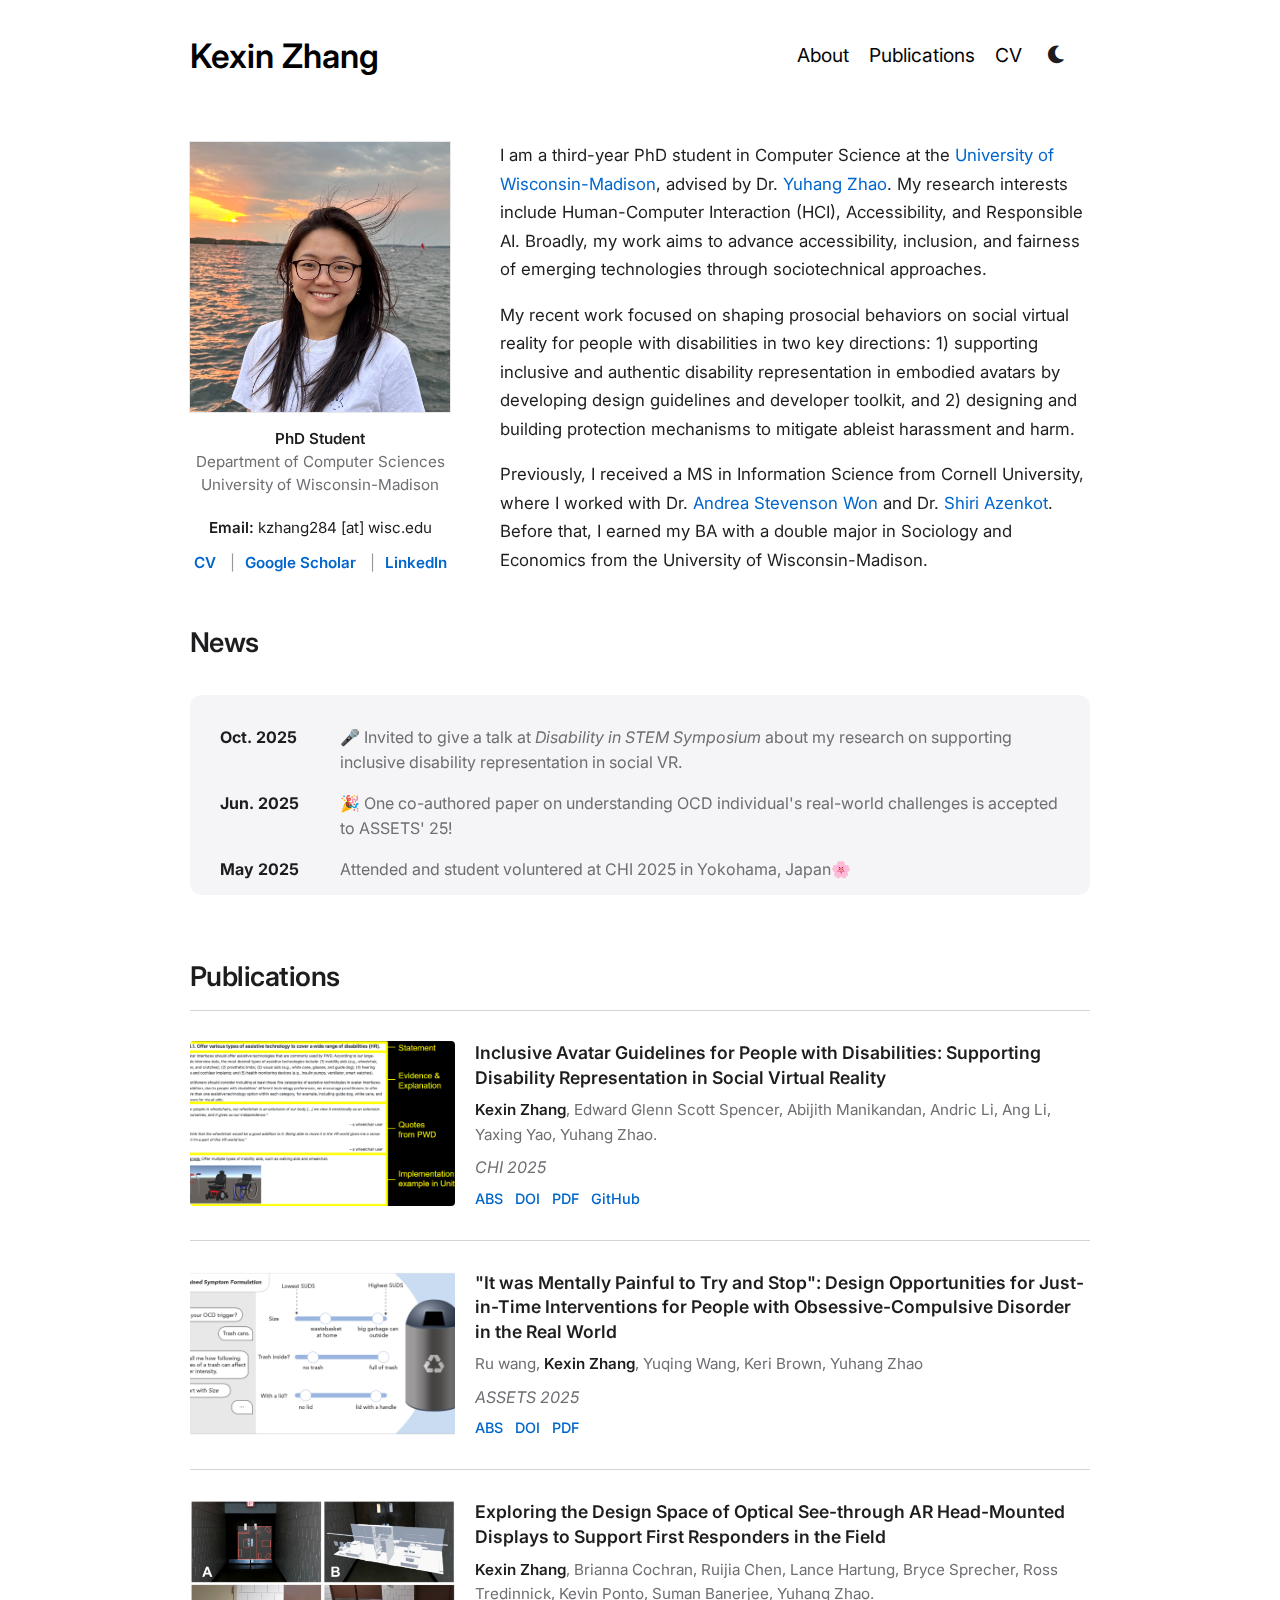
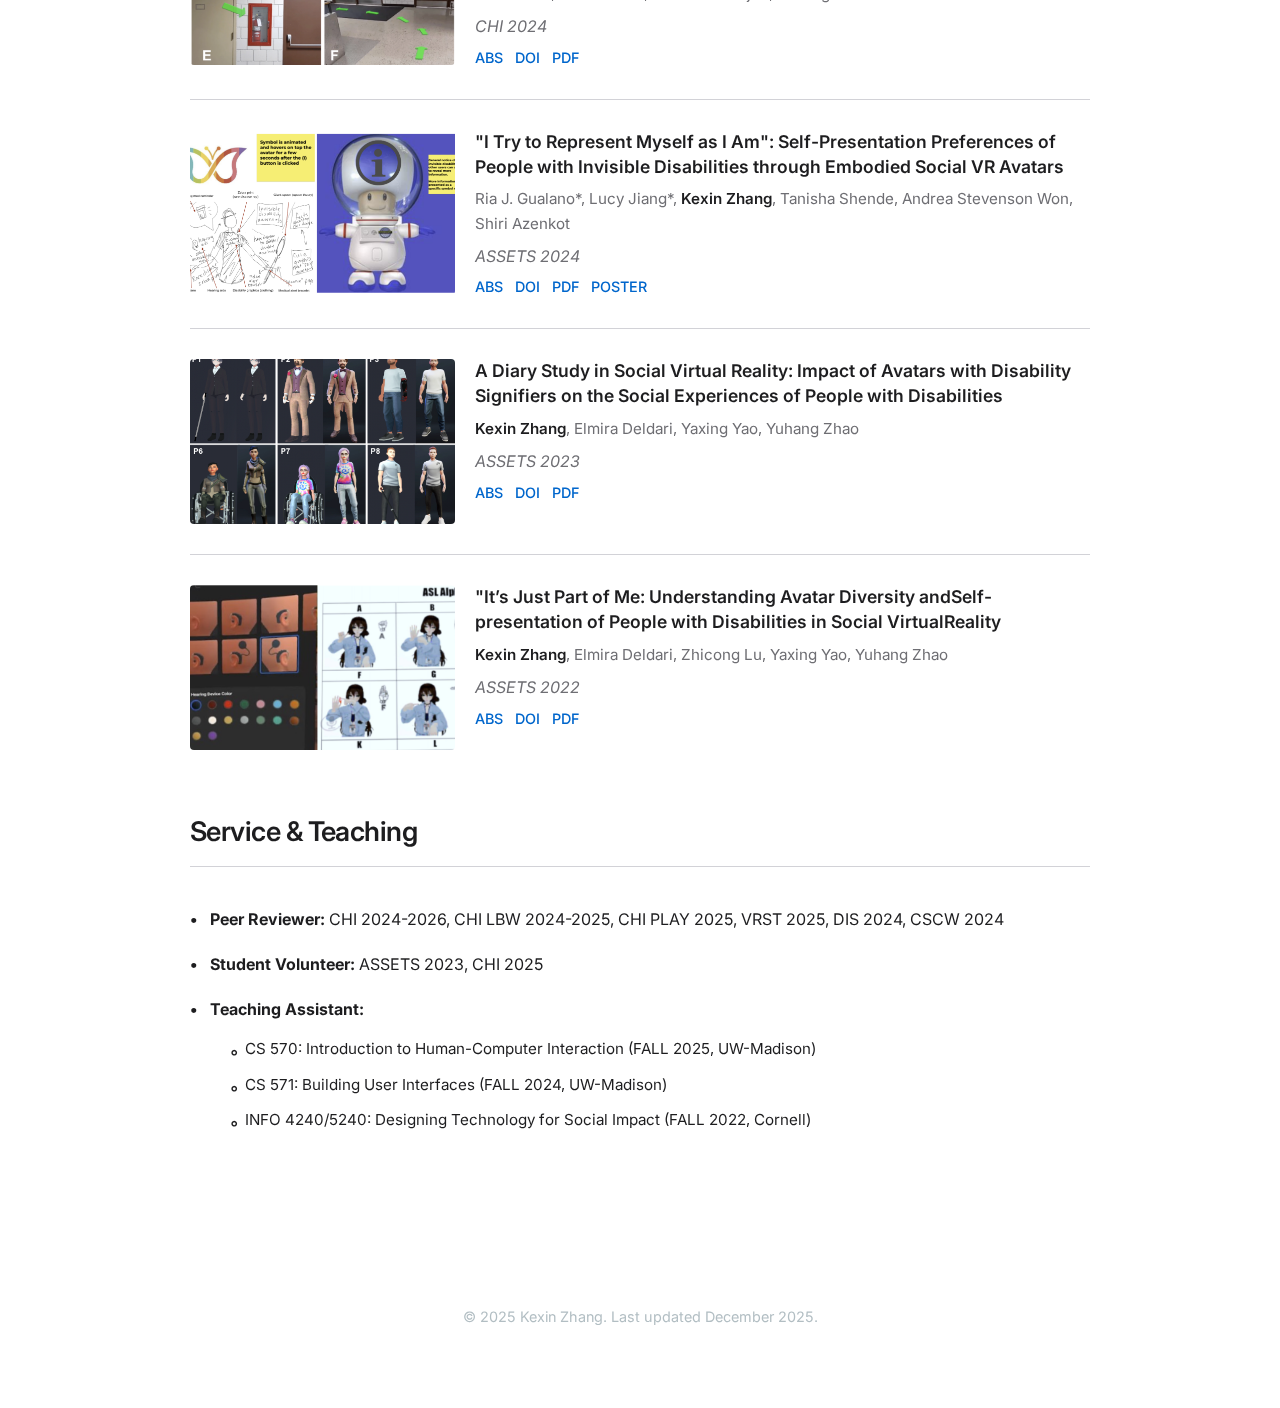
<file: index.html>
<!DOCTYPE html>
<html lang="en">
<head>
    <meta charset="UTF-8">
    <meta name="viewport" content="width=device-width, initial-scale=1.0">
    <title>Kexin Zhang</title>
    <link rel="icon" href="data:image/svg+xml,<svg xmlns=%22http://www.w3.org/2000/svg%22 viewBox=%220 0 100 100%22><text y=%22.9em%22 font-size=%2290%22>☀️</text></svg>">
    <link rel="preconnect" href="https://fonts.googleapis.com">
    <link rel="preconnect" href="https://fonts.gstatic.com" crossorigin>
    <link href="https://fonts.googleapis.com/css2?family=Inter:wght@300;400;500;600;700;800&display=swap" rel="stylesheet">
    <!-- Include Font Awesome for icons -->
    <link rel="stylesheet" href="https://cdnjs.cloudflare.com/ajax/libs/font-awesome/5.15.4/css/all.min.css">
    <style>
        :root {
            --bg-color: #ffffff;
            --text-main: #1d1d1f;
            --text-muted: #6e6e73;
            --accent: #0066cc;
            --section-bg: #f5f5f7;
            --border-color: #d2d2d7;
            --header-bg: #ffffff;
            --brand-color: #000;
            --brand-hover: #3f3f3f;
            --nav-color: #040404;
            --nav-hover: #616161;
            --nav-underline: #616161;
            --separator-color: #999;
            --footer-color: #b2bec3;
        }
        
        [data-theme="dark"] {
            --bg-color: #1a1a1a;
            --text-main: #e5e5e5;
            --text-muted: #a0a0a0;
            --accent: #4a9eff;
            --section-bg: #2a2a2a;
            --border-color: #404040;
            --header-bg: #1a1a1a;
            --brand-color: #e5e5e5;
            --brand-hover: #ffffff;
            --nav-color: #e5e5e5;
            --nav-hover: #ffffff;
            --nav-underline: #4a9eff;
            --separator-color: #666;
            --footer-color: #666;
        }

        body {
            font-family: 'Inter', sans-serif;
            line-height: 1.6;
            color: var(--text-main);
            margin: 0;
            padding: 0;
            background-color: var(--bg-color);
            -webkit-font-smoothing: antialiased;
            transition: background-color 0.3s ease, color 0.3s ease;
        }
        
        * {
            transition: background-color 0.3s ease, color 0.3s ease, border-color 0.3s ease;
        }

        /* Navigation header */
        header {
            display: flex;
            align-items: center;
            justify-content: space-between;
            padding: 20px 10px;
            max-width: 900px;
            margin: auto;
            position: sticky;
            top: 0;
            background-color: var(--header-bg);
            z-index: 1000;
        }
        
        .brand-name {
            font-size: 2.1em;
            font-weight: 600;
            margin: 0;
        }
        
        .brand-name a {
            text-decoration: none;
            color: var(--brand-color);
        }
        
        .brand-name a:visited {
            color: var(--brand-color);
        }
        
        .brand-name a:hover {
            color: var(--brand-hover);
        }
        
        .nav-links {
            display: flex;
            list-style: none;
            margin: 0;
            padding: 20px;
            gap: 20px;
            align-items: center;
        }
        
        .nav-links li {
            margin-left: 0;
        }
        
        .nav-links li a {
            text-decoration: none;
            color: var(--nav-color);
            font-size: 1.2em;
            transition: color 0.3s;
            position: relative;
            padding-bottom: 4px;
        }
        
        .nav-links li a::after {
            content: "";
            position: absolute;
            width: 100%;
            height: 2px;
            background-color: var(--nav-underline);
            bottom: 0;
            left: 0;
            transform: scaleX(0);
            transform-origin: bottom left;
            transition: transform 0.3s ease;
        }
        
        .nav-links li a:hover::after {
            transform: scaleX(1);
        }
        
        .nav-links li a:hover {
            color: var(--nav-hover);
        }
        
        /* Dark mode toggle button */
        .theme-toggle {
            background: none;
            border: none;
            cursor: pointer;
            padding: 5px;
            margin-left: 0;
            font-size: 1.1em;
            color: var(--text-main);
            transition: color 0.3s, transform 0.3s;
        }
        
        .theme-toggle:hover {
            color: var(--accent);
            transform: rotate(15deg);
        }
        
        .theme-toggle .fa-sun {
            display: none;
        }
        
        .theme-toggle .fa-moon {
            display: inline-block;
        }
        
        [data-theme="dark"] .theme-toggle .fa-sun {
            display: inline-block;
        }
        
        [data-theme="dark"] .theme-toggle .fa-moon {
            display: none;
        }
        
        .about-me {
            display: flex;
            flex-direction: row;
            align-items: flex-start;
            justify-content: flex-start;
            gap: 50px;
            padding-top: 10px;
            padding-bottom: 10px;
            max-width: 900px;
            margin: 0 auto;
            margin-bottom: 10px;
        }
        
        section#about {
            margin-bottom: 0 !important;
        }
        
        section#news {
            margin-top: 0 !important;
            margin-bottom: 60px;
        }
        
        section#news h2 {
            margin-top: 20px;
        }

        .left-column {
            display: flex;
            flex-direction: column;
            align-items: center;
            width: 260px;
            flex-shrink: 0;
        }
        
        .profile-photo {
            margin: 0;
        }

        .profile-photo {
            width: 260px;
            height: 270px;
            background-color: var(--section-bg);
            border-radius: 0;
            overflow: hidden;
            border: 1px solid rgba(0,0,0,0.05);
        }

        .profile-photo img {
            width: 100%;
            height: 100%;
            object-fit: cover;
        }

        .profile-info {
            text-align: center;
            margin-top: 15px;
            font-size: 0.95rem;
            color: var(--text-muted);
            line-height: 1.5;
        }

        .profile-info div:first-child {
            font-weight: 600;
            color: var(--text-main);
        }

        .social-links {
            margin-top: 20px;
            display: flex;
            flex-direction: column;
            align-items: center;
            gap: 10px;
        }

        .social-links-row {
            display: flex;
            flex-wrap: nowrap;
            justify-content: center;
            align-items: center;
            gap: 0;
        }
        
        .social-links-row a:not(:last-child)::after {
            content: " | ";
            color: var(--separator-color);
            margin-left: 10px;
            margin-right: 10px;
            font-weight: 400;
        }

        .social-links a {
            text-decoration: none;
            color: var(--accent);
            font-weight: 600;
            font-size: 0.95rem;
            transition: opacity 0.2s;
        }

        .email-text {
            color: var(--text-main);
            font-weight: 400;
            font-size: 0.95rem;
        }
        
        .email-text strong {
            font-weight: 600;
        }

        .email-text a:hover {
            opacity: 0.7;
        }

        .social-links a:hover {
            opacity: 0.7;
        }

        .about-text {
            flex: 1;
            font-size: 1.05rem;
            line-height: 1.7;
            margin-top: 0;
            padding-top: 0;
        }
        
        .about-text p:first-child {
            margin-top: 0;
        }

        .about-text a {
            color: var(--accent);
            text-decoration: none;
        }

        .about-text a:hover {
            text-decoration: underline;
        }
        
        .highlight-box {
            background-color: rgba(0, 102, 204, 0.1);
            padding: 15px 20px;
            border-radius: 8px;
            border-left: 3px solid var(--accent);
            margin-top: 20px;
        }

        main {
            max-width: 900px;
            margin: 0 auto;
            padding: 20px;
        }

        section {
            margin-bottom: 60px;
        }

        h2 {
            font-size: 1.7rem;
            font-weight: 600;
            letter-spacing: -0.02em;
            border-bottom: 1px solid var(--border-color);
            padding-bottom: 12px;
            margin-bottom: 30px;
        }
        
        .service-list {
            list-style: none;
            padding: 0;
            margin: 0;
        }
        
        .service-list li {
            padding: 8px 0;
            padding-left: 20px;
            position: relative;
            font-size: 1rem;
            color: var(--text-main);
            line-height: 1.8;
        }
        
        .service-list li::before {
            content: "•";
            position: absolute;
            left: 0;
            color: var(--text-main);
            font-weight: bold;
        }
        
        .service-sublist {
            list-style: none;
            padding: 0;
            margin: 8px 0 0 0;
            padding-left: 20px;
        }
        
        .service-sublist li {
            padding: 4px 0;
            padding-left: 15px;
            position: relative;
            font-size: 0.95rem;
        }
        
        .service-sublist li::before {
            content: "◦";
            position: absolute;
            left: 0;
            color: var(--text-main);
            font-size: 1.2em;
        }
        
        .service-list li.service-sublist {
            padding-left: 0;
        }
        
        section#news h2 {
            border-bottom: none;
            padding-bottom: 0;
        }


        /* Consistent News Box */
        .news-box {
            background: var(--section-bg);
            padding: 30px;
            border-radius: 12px;
            max-height: 140px;
            overflow-y: auto;
        }

        .news-item {
            margin-bottom: 15px;
            display: flex;
            font-size: 1rem;
        }

        .news-item:last-child {
            margin-bottom: 0;
        }

        .news-date {
            font-weight: 700;
            color: var(--text-main);
            min-width: 120px;
        }

        .news-content {
            color: var(--text-muted);
        }
        
        .news-content a {
            color: var(--text-muted);
            text-decoration: none;
        }
        
        .news-content a:hover {
            text-decoration: underline;
        }

        /* Selected Publications */
        .pub-item {
            margin-bottom: 30px;
            padding-bottom: 30px;
            border-bottom: 1px solid var(--border-color);
            display: flex;
            gap: 20px;
            align-items: flex-start;
        }
        
        .pub-item-content {
            flex: 1;
        }
        
        .pub-image {
            width: 265px;
            height: 165px;
            object-fit: cover;
            border-radius: 4px;
            flex-shrink: 0;
        }

        .pub-item:last-child {
            border-bottom: none;
            margin-bottom: 0;
            padding-bottom: 0;
        }

        .pub-title {
            font-size: 1.1rem;
            font-weight: 600;
            color: var(--text-main);
            margin-bottom: 8px;
            line-height: 1.4;
        }

        .pub-title a {
            color: var(--text-main);
            text-decoration: none;
        }

        .pub-title a:hover {
            color: var(--accent);
        }

        .pub-venue {
            font-size: 1rem;
            font-style: italic;
            color: var(--text-muted);
            margin-bottom: 6px;
        }

        .pub-authors {
            font-size: 0.95rem;
            color: var(--text-muted);
            margin-bottom: 8px;
        }
        
        .pub-authors b {
            color: var(--text-main);
            font-weight: 600;
        }

        .pub-links {
            display: flex;
            gap: 12px;
            flex-wrap: wrap;
        }

        .pub-links a {
            font-size: 0.9rem;
            color: var(--accent);
            text-decoration: none;
            font-weight: 500;
        }

        .pub-links a:hover {
            text-decoration: underline;
        }
        
        .pub-abstract {
            display: none;
            margin-top: 15px;
            padding-top: 15px;
            border-top: 1px solid var(--border-color);
            font-size: 0.95rem;
            line-height: 1.6;
            color: var(--text-muted);
        }
        
        .pub-abstract strong {
            color: var(--text-main);
            font-weight: 600;
        }
        
        .pub-abstract.show {
            display: block;
        }
        
        .abs-button {
            cursor: pointer;
        }

        footer {
            text-align: center;
            padding: 80px 40px;
            font-size: 0.9rem;
            color: var(--footer-color);
        }

        @media (max-width: 768px) {
            .about-me {
                flex-direction: column;
                align-items: center;
            }
            
            .left-column {
                width: 100%;
            }
        }
    </style>
</head>
<body>

<header>
    <div class="brand-name">
      <a href="index.html">Kexin Zhang</a>
    </div>
    <nav>
      <ul class="nav-links">
        <li><a href="#about" class="nav-link">About</a></li>
        <li><a href="#publications" class="nav-link">Publications</a></li>
        <li><a href="https://drive.google.com/file/d/1owubI9G0k1il5-1VdhiZsh7nZVsKUGQd/view?usp=sharing" target="_blank">CV</a></li>
        <li>
          <button class="theme-toggle" id="theme-toggle" aria-label="Toggle dark mode">
            <i class="fas fa-moon"></i>
            <i class="fas fa-sun"></i>
          </button>
        </li>
      </ul>
    </nav>
</header>

<main>
    <section id="about" class="about-me">
        <div class="left-column">
            <div class="profile-photo">
                <img src="images/website_photo.jpg" alt="Kexin Zhang">
            </div>
            <div class="profile-info">
                <div>PhD Student</div>
                <div>Department of Computer Sciences</div>
                <div>University of Wisconsin-Madison</div>
            </div>
            <div class="social-links">
                <div class="email-text"><strong>Email:</strong> kzhang284 [at] wisc.edu</a></div>
                <div class="social-links-row">
                    <a href="https://drive.google.com/file/d/1owubI9G0k1il5-1VdhiZsh7nZVsKUGQd/view?usp=sharing" target="_blank">CV</a>
                    <a href="https://scholar.google.com/citations?user=RNoZyNoAAAAJ&hl=en" target="_blank">Google Scholar</a>
                    <a href="https://www.linkedin.com/in/kexin-zhang0201/" target="_blank">LinkedIn</a>
                </div>
            </div>
        </div>
        <div class="about-text">
            <p> I am a third-year PhD student in Computer Science at the <a href="https://cdis.wisc.edu/" target="_blank">University of Wisconsin-Madison</a>, advised by Dr. <a href="https://yuhangz.com" target="_blank"> Yuhang Zhao</a>. 
                    My research interests include Human-Computer Interaction (HCI), Accessibility, and Responsible AI.
                    Broadly, my work aims to advance accessibility, inclusion, and fairness of emerging technologies through sociotechnical approaches. 
            </p>
            <p>
                My recent work focused on shaping prosocial behaviors on social virtual reality for people with disabilities in two key directions: 
                1) supporting inclusive and authentic disability representation in embodied avatars by developing design guidelines 
                and developer toolkit, and 2) designing and building protection mechanisms to mitigate ableist harassment and harm.
            </p>
            <p>Previously, I received a MS in Information Science from Cornell University, 
                where I worked with Dr. <a href="https://cals.cornell.edu/andrea-stevenson-won" target="_blank"> Andrea Stevenson Won</a> and Dr.<a href="https://infosci.cornell.edu/content/azenkot" target="_blank"> Shiri Azenkot</a>. 
                Before that, I earned my BA with a double major in Sociology and Economics from the University of Wisconsin-Madison.
            </p>

            <!--
            <p class="highlight-box">
                I'm actively seeking research internship positions for Summer 2026.
                If you have opportunities or would like to discuss potential collaborations, please feel free to reach out!
            </p>
            -->

        </div>
    </section>

    <section id="news">
        <h2>News</h2>
        <div class="news-box">
            <div class="news-item">
                <span class="news-date">Oct. 2025</span>
                <span class="news-content">🎤 Invited to give a talk at <em>Disability in STEM Symposium</em> about my research on supporting inclusive disability representation in social VR.</span>
            </div>
            <div class="news-item">
                <span class="news-date">Jun. 2025</span>
                <span class="news-content">🎉 One co-authored paper on <a href="https://dl.acm.org/doi/full/10.1145/3663547.3746394" target="_blank">understanding OCD individual's real-world challenges</a> is accepted to ASSETS' 25!</span>
            </div>
            <div class="news-item">
                <span class="news-date">May 2025</span>
                <span class="news-content">Attended and student voluntered at <a href="https://chi2025.acm.org/" target="_blank">CHI 2025</a> in Yokohama, Japan🌸</span>
            </div>
            <div class="news-item">
                <span class="news-date">Jan. 2025</span>
                <span class="news-content">🎉 My paper on <a href="https://dl.acm.org/doi/full/10.1145/3706598.3714230" target="_blank">Inclusive Avatar Guidelines</a> is accepted to CHI 2025!</span>
            </div>
            <div class="news-item">
                <span class="news-date">May 2024</span>
                <span class="news-content">Presented my paper at <a href="https://dl.acm.org/doi/full/10.1145/3613904.3642195" target="_blank">CHI 2024</a> in Honolulu, Hawaii🌺</span>
            </div>
            <div class="news-item">
                <span class="news-date">Oct. 2023</span>
                <span class="news-content">Traveled to New York City to present my paper on <a href="https://dl.acm.org/doi/abs/10.1145/3597638.3608388" target="_blank">examining ableist harassment in social VR</a> at ASSETS 2023🗽</span>
            </div>
            <div class="news-item">
                <span class="news-date">Jun 2023</span>
                <span class="news-content">Selected to attend <a href="https://hcic.org/" target="_blank">HCIC</a> in Delavan WI!</span>
            </div>
            <div class="news-item">
                <span class="news-date">May 2023</span>
                <span class="news-content">🎓 Started my PhD at University of Wisconsin-Madison, excited to get back to Madison after a wonderful year at Cornell.</span>
            </div>
        </div>
    </section>

    <section id="publications">
        <h2>Publications</h2>
        <div class="pub-item">
            <img src="images/CHI'25.png" alt="CHI 2025" class="pub-image">
            <div class="pub-item-content">
                <div class="pub-title">
                    <a href="https://dl.acm.org/doi/full/10.1145/3706598.3714230" target="_blank">Inclusive Avatar Guidelines for People with Disabilities: Supporting Disability Representation in Social Virtual Reality</a>
                </div>
                <div class="pub-authors"><b>Kexin Zhang</b>, Edward Glenn Scott Spencer, Abijith Manikandan, Andric Li, Ang Li, Yaxing Yao, Yuhang Zhao.</div>
                <div class="pub-venue">CHI 2025</div>
                <div class="pub-links">
                    <a href="#" class="abs-button">ABS</a>
                    <a href="https://dl.acm.org/doi/full/10.1145/3706598.3714230" target="_blank">DOI</a>
                    <a href="https://dl.acm.org/doi/pdf/10.1145/3706598.3714230" target="_blank">PDF</a>
                    <a href="https://github.com/MadisonAbilityLab/Inclusive-Avatar-Guidelines-and-Library" target="_blank">GitHub</a>
                </div>
                <div class="pub-abstract">
                    Avatar is a critical medium for identity representation in social virtual reality (VR). 
                    However, options for disability expression are highly limited on current avatar interfaces. 
                    Improperly designed disability features may even perpetuate misconceptions about people with disabilities (PWD). 
                    As more PWD use social VR, there is an emerging need for comprehensive design standards that guide developers and designers to create inclusive avatars. 
                    <strong>Our work aim to advance the avatar design practices by delivering a set of centralized, comprehensive, and validated design guidelines that are easy to adopt, disseminate, and update.</strong> 
                    Through a systematic literature review and interview with 60 participants with various disabilities, we derived 20 initial design guidelines that cover diverse disability expression methods through five aspects, including avatar appearance, body dynamics, assistive technology design, peripherals around avatars, and customization control. We further evaluated the guidelines via a heuristic evaluation study with 10 VR practitioners, validating the guideline coverage, applicability, and actionability. Our evaluation resulted in a final set of 17 design guidelines with recommendation levels.
                </div>
            </div>
        </div>

        <div class="pub-item">
            <img src="images/ASSETS '25.png" alt="ASSETS 2025" class="pub-image">
            <div class="pub-item-content">
                <div class="pub-title">
                    <a href="https://dl.acm.org/doi/full/10.1145/3663547.3746394" target="_blank">"It was Mentally Painful to Try and Stop": Design Opportunities for Just-in-Time Interventions for People with Obsessive-Compulsive Disorder in the Real World</a>
                </div>
                <div class="pub-authors">Ru wang, <b>Kexin Zhang</b>, Yuqing Wang, Keri Brown, Yuhang Zhao</div>
                <div class="pub-venue">ASSETS 2025</div>
                <div class="pub-links">
                    <a href="#" class="abs-button">ABS</a>
                    <a href="https://dl.acm.org/doi/full/10.1145/3663547.3746394" target="_blank">DOI</a>
                    <a href="https://dl.acm.org/doi/epdf/10.1145/3663547.3746394" target="_blank">PDF</a>
                </div>
                <div class="pub-abstract">
                    Obsessive-compulsive disorder (OCD) is a mental health condition that significantly impacts people's quality of life. While evidence-based therapies such as exposure and response prevention (ERP) can be effective, managing OCD symptoms in everyday life—an essential part of treatment and independent living—remains challenging due to fear confrontation and lack of appropriate support. To better understand the challenges and needs in OCD self-management, we conducted interviews with 10 participants with diverse OCD conditions and seven therapists specializing in OCD treatment. Through these interviews, we explored the characteristics of participants' triggers and how they shaped their compulsions, and uncovered key coping strategies across different stages of OCD episodes. Our findings highlight critical gaps between OCD self-management needs and currently available support. Building on these insights, we propose design opportunities for just-in-time self-management technologies for OCD, including personalized symptom tracking, just-in-time interventions, and support for OCD-specific privacy and social needs—through technology and beyond.
                </div>
            </div>
        </div>

        <div class="pub-item">
            <img src="images/chi24.png" alt="CHI 2024" class="pub-image">
            <div class="pub-item-content">
                <div class="pub-title">
                    <a href="https://dl.acm.org/doi/full/10.1145/3613904.3642195" target="_blank">Exploring the Design Space of Optical See-through AR Head-Mounted Displays to Support First Responders in the Field</a>
            </div>
                <div class="pub-authors"><b>Kexin Zhang</b>, Brianna Cochran, Ruijia Chen, Lance Hartung, Bryce Sprecher, Ross Tredinnick, Kevin Ponto, Suman Banerjee, Yuhang Zhao.</div>
                <div class="pub-venue">CHI 2024</div>
                <div class="pub-links">
                    <a href="#" class="abs-button">ABS</a>
                    <a href="https://dl.acm.org/doi/full/10.1145/3613904.3642195" target="_blank">DOI</a>
                    <a href="https://dl.acm.org/doi/epdf/10.1145/3613904.3642195" target="_blank">PDF</a>
                </div>
                <div class="pub-abstract">
                    First responders (FRs) navigate hazardous, unfamiliar environments in the field (e.g., mass-casualty incidents), making life-changing decisions in a split second. AR head-mounted displays (HMDs) have shown promise in supporting them due to its capability of recognizing and augmenting the challenging environments in a hands-free manner. However, the design space have not been thoroughly explored by involving various FRs who serve different roles (e.g., firefighters, law enforcement) but collaborate closely in the field. We interviewed 26 first responders in the field who experienced a state-of-the-art optical-see-through AR HMD, as well as its interaction techniques and four types of AR cues (i.e., overview cues, directional cues, highlighting cues, and labeling cues), soliciting their first-hand experiences, design ideas, and concerns. Our study revealed both generic and role-specific preferences and needs for AR hardware, interactions, and feedback, as well as identifying desired AR designs tailored to urgent, risky scenarios (e.g., affordance augmentation to facilitate fast and safe action). While acknowledging the value of AR HMDs, concerns were also raised around trust, privacy, and proper integration with other equipment. Finally, we derived comprehensive and actionable design guidelines to inform future AR systems for in-field FRs.
                </div>
            </div>
        </div>

        <div class="pub-item">
            <img src="images/assets24.png" alt="ASSETS 2024" class="pub-image">
            <div class="pub-item-content">
                <div class="pub-title">
                    <a href="https://dl.acm.org/doi/10.1145/3663548.3675620" target="_blank">"I Try to Represent Myself as I Am": Self-Presentation Preferences of People with Invisible Disabilities through Embodied Social VR Avatars</a>
                </div>
                <div class="pub-authors">Ria J. Gualano*, Lucy Jiang*, <b>Kexin Zhang</b>, Tanisha Shende, Andrea Stevenson Won, Shiri Azenkot</div>
                <div class="pub-venue">ASSETS 2024</div>
                <div class="pub-links">
                    <a href="#" class="abs-button">ABS</a>
                    <a href="https://dl.acm.org/doi/10.1145/3663548.3675620" target="_blank">DOI</a>
                    <a href="https://dl.acm.org/doi/pdf/10.1145/3663548.3675620" target="_blank">PDF</a>
                    <a href="https://dl.acm.org/doi/abs/10.1145/3597638.3614480" target="_blank">POSTER</a>
                </div>
                <div class="pub-abstract">
                    With the increasing adoption of social virtual reality (VR), it is critical to design inclusive avatars. While researchers have investigated how and why blind and d/Deaf people wish to disclose their disabilities in VR, little is known about the preferences of many others with invisible disabilities (e.g., ADHD, dyslexia, chronic conditions). We filled this gap by interviewing 15 participants, each with one to three invisible disabilities, who represented 22 different invisible disabilities in total. We found that invisibly disabled people approached avatar-based disclosure through contextualized considerations informed by their prior experiences. For example, some wished to use VR's embodied affordances, such as facial expressions and body language, to dynamically represent their energy level or willingness to engage with others, while others preferred not to disclose their disability identity in any context. We define a binary framework for embodied invisible disability expression (public and private) and discuss three disclosure patterns (Activists, Non-Disclosers, and Situational Disclosers) to inform the design of future inclusive VR experiences.
                </div>
            </div>
        </div>

        <div class="pub-item">
            <img src="images/assets'23.png" alt="ASSETS 2023" class="pub-image">
            <div class="pub-item-content">
                <div class="pub-title">
                    <a href="https://dl.acm.org/doi/abs/10.1145/3597638.3608388" target="_blank">A Diary Study in Social Virtual Reality: Impact of Avatars with Disability Signifiers on the Social Experiences of People with Disabilities</a>
                </div>
                <div class="pub-authors"><b>Kexin Zhang</b>, Elmira Deldari, Yaxing Yao, Yuhang Zhao</div>
                <div class="pub-venue">ASSETS 2023</div>
                <div class="pub-links">
                    <a href="#" class="abs-button">ABS</a>
                    <a href="https://dl.acm.org/doi/abs/10.1145/3597638.3608388" target="_blank">DOI</a>
                    <a href="https://dl.acm.org/doi/epdf/10.1145/3597638.3608388" target="_blank">PDF</a>
                </div>
                <div class="pub-abstract">
                    People with disabilities (PWD) have shown a growing presence in the emerging social virtual reality (VR). To support disability representation, some social VR platforms start to involve disability features in avatar design. However, it is unclear how disability disclosure via avatars (and the way to present it) would affect PWD's social experiences and interaction dynamics with others. To fill this gap, we conducted a diary study with 10 PWD who freely explored VRChat—a popular commercial social VR platform—for two weeks, comparing their experiences between using regular avatars and avatars with disability signifiers (i.e., avatar features that indicate the user's disability in real life). We found that PWD preferred using avatars with disability signifiers and wanted to further enhance their aesthetics and interactivity. However, such avatars also caused embodied, explicit harassment targeting PWD. We revealed the unique factors that led to such harassment and derived design implications and protection mechanisms to inspire more safe and inclusive social VR.
                </div>
            </div>
        </div>

        <div class="pub-item">
            <img src="images/assets22.png" alt="ASSETS 2023" class="pub-image">
            <div class="pub-item-content">
                <div class="pub-title">
                    <a href="https://dl.acm.org/doi/abs/10.1145/3517428.3544829" target="_blank">"It’s Just Part of Me: Understanding Avatar Diversity andSelf-presentation of People with Disabilities in Social VirtualReality</a>
                </div>
                <div class="pub-authors"><b>Kexin Zhang</b>, Elmira Deldari, Zhicong Lu, Yaxing Yao, Yuhang Zhao</div>
                <div class="pub-venue">ASSETS 2022</div>
                <div class="pub-links">
                    <a href="#" class="abs-button">ABS</a>
                     <a href="https://dl.acm.org/doi/abs/10.1145/3597638.3608388" target="_blank">DOI</a>
                    <a href="https://dl.acm.org/doi/epdf/10.1145/3517428.3544829" target="_blank">PDF</a>
                </div>
                <div class="pub-abstract">
                    In social Virtual Reality (VR), users are embodied in avatars and interact with other users in a face-to-face manner using avatars as the medium. With the advent of social VR, people with disabilities (PWD) have shown an increasing presence on this new social media. With their unique disability identity, it is not clear how PWD perceive their avatars and whether and how they prefer to disclose their disability when presenting themselves in social VR. We fill this gap by exploring PWD's avatar perception and disability disclosure preferences in social VR. Our study involved two steps. We first conducted a systematic review of fifteen popular social VR applications to evaluate their avatar diversity and accessibility support. We then conducted an in-depth interview study with 19 participants who had different disabilities to understand their avatar experiences. Our research revealed a number of disability disclosure preferences and strategies adopted by PWD (e.g., reflect selective disabilities, present a capable self). We also identified several challenges faced by PWD during their avatar customization process. We discuss the design implications to promote avatar accessibility and diversity for future social VR platforms.
                </div>
            </div>
        </div>

    </section>

    <section id="service">
        <h2>Service & Teaching </h2>
        <ul class="service-list">
            <li><strong>Peer Reviewer:</strong> CHI 2024-2026, CHI LBW 2024-2025, CHI PLAY 2025, VRST 2025, DIS 2024, CSCW 2024</li>
            <li><strong>Student Volunteer:</strong> ASSETS 2023, CHI 2025</li>
            <li>
                <strong>Teaching Assistant:</strong>
                <ul class="service-sublist">
                    <li>CS 570: Introduction to Human-Computer Interaction (FALL 2025, UW-Madison)</li>
                    <li>CS 571: Building User Interfaces (FALL 2024, UW-Madison)</li>
                    <li>INFO 4240/5240: Designing Technology for Social Impact (FALL 2022, Cornell)</li>
                </ul>
            </li>
        </ul>
    </section>
</main>

<footer>
    &copy; 2025 Kexin Zhang. Last updated December 2025.
</footer>

<script>
    // Dark mode functionality - initialize immediately to prevent flash
    (function() {
        const savedTheme = localStorage.getItem('theme') || 'light';
        document.documentElement.setAttribute('data-theme', savedTheme);
    })();
    
    function setTheme(theme) {
        document.documentElement.setAttribute('data-theme', theme);
        localStorage.setItem('theme', theme);
    }
    
    document.addEventListener('DOMContentLoaded', function () {
        // Handle dark mode toggle
        const themeToggle = document.getElementById('theme-toggle');
        if (themeToggle) {
            themeToggle.addEventListener('click', function () {
                const currentTheme = document.documentElement.getAttribute('data-theme') || 'light';
                const newTheme = currentTheme === 'dark' ? 'light' : 'dark';
                setTheme(newTheme);
            });
        }
        
        // Handle abstract toggle
        document.querySelectorAll('.abs-button').forEach(button => {
            button.addEventListener('click', function (event) {
                event.preventDefault();
                const abstract = this.closest('.pub-item-content')?.querySelector('.pub-abstract');
                if (abstract) {
                    abstract.classList.toggle('show');
                }
            });
        });
        
        // Handle smooth scrolling for navigation links
        document.querySelectorAll('.nav-link').forEach(link => {
            link.addEventListener('click', function (event) {
                event.preventDefault();
                const targetId = this.getAttribute('href');
                
                if (targetId === '#about') {
                    window.scrollTo({ top: 0, behavior: 'smooth' });
                } else if (targetId === '#publications') {
                    const publicationsSection = document.getElementById('publications');
                    if (publicationsSection) {
                        const headerHeight = document.querySelector('header').offsetHeight;
                        const offsetPosition = publicationsSection.getBoundingClientRect().top + window.pageYOffset - headerHeight - 20;
                        window.scrollTo({ top: offsetPosition, behavior: 'smooth' });
                    }
                }
            });
        });
    });
</script>

</body>
</html>
</file>
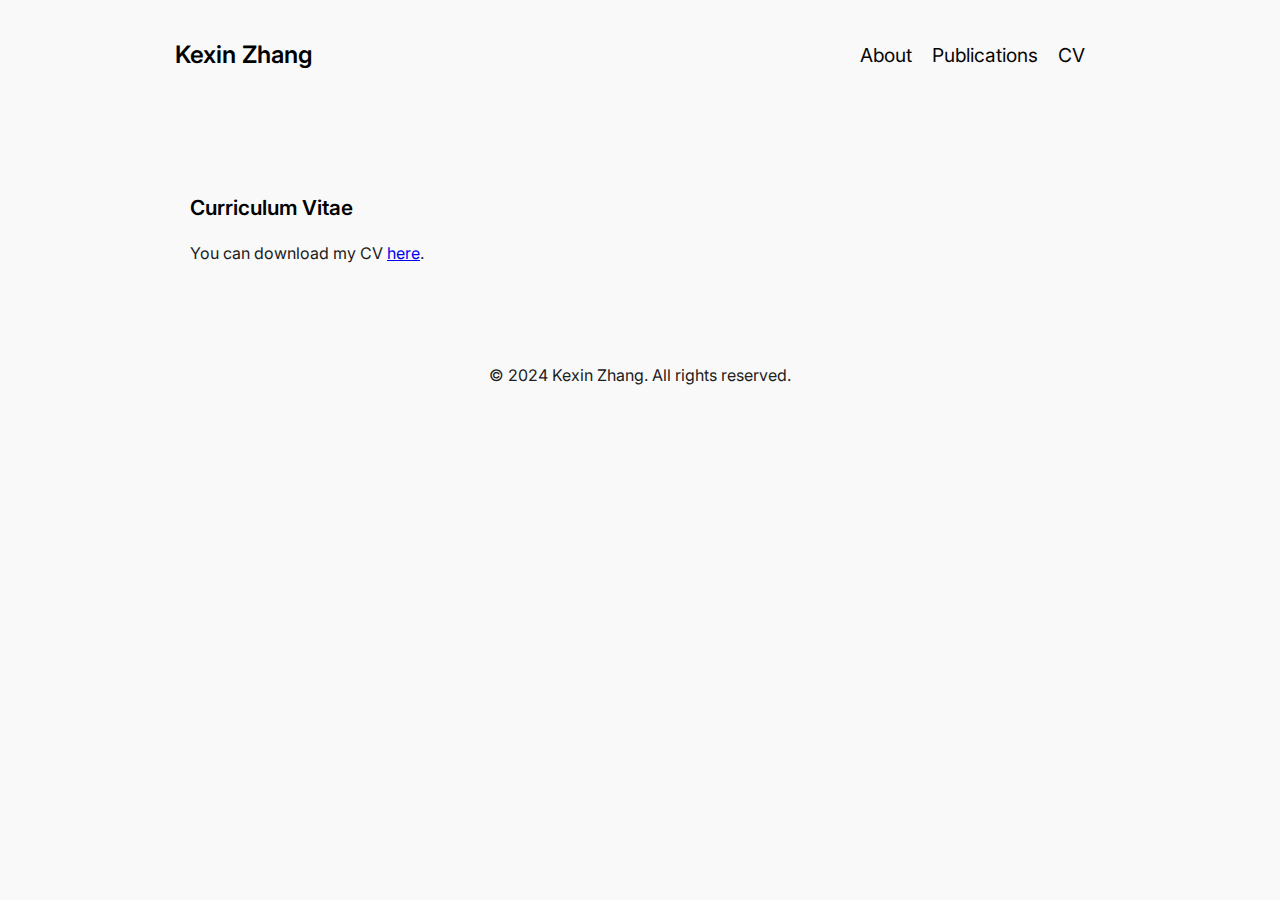
<file: cv.html>
<!DOCTYPE html>
<html lang="en">
<head>
    <meta charset="UTF-8">
    <meta name="viewport" content="width=device-width, initial-scale=1.0">
    <title>CV - Kexin Zhang</title>
    <!-- Include Font Awesome for icons -->
    <link rel="stylesheet" href="https://cdnjs.cloudflare.com/ajax/libs/font-awesome/5.15.4/css/all.min.css">
    <!-- Include Inter font -->
    <link href="https://fonts.googleapis.com/css2?family=Inter:wght@400;600&display=swap" rel="stylesheet">
    <!-- Link to external CSS -->
    <link rel="stylesheet" href="styles.css">
</head>

<header>
    <div class="brand-name">
      <a href="home.html">Kexin Zhang</a>
    </div>
    <nav>
      <ul class="nav-links">
        <li><a href="home.html">About</a></li>
        <li><a href="publications.html">Publications</a></li>
        <!-- <li><a href="projects.html">Projects</a></li> -->
        <li><a href="cv.html">CV</a></li>
      </ul>
    </nav>
  </header>

<body>
    <main>
        <section id="cv" class="cv-section">
            <h2>Curriculum Vitae</h2>
            <!-- Add your CV content here -->
            <p>You can download my CV <a href="path_to_your_cv.pdf" target="_blank">here</a>.</p>
            <!-- Or display your CV content directly -->
        </section>
    </main>

    <footer>
        <p>&copy; 2024 Kexin Zhang. All rights reserved.</p>
    </footer>
</body>
</html>
</file>
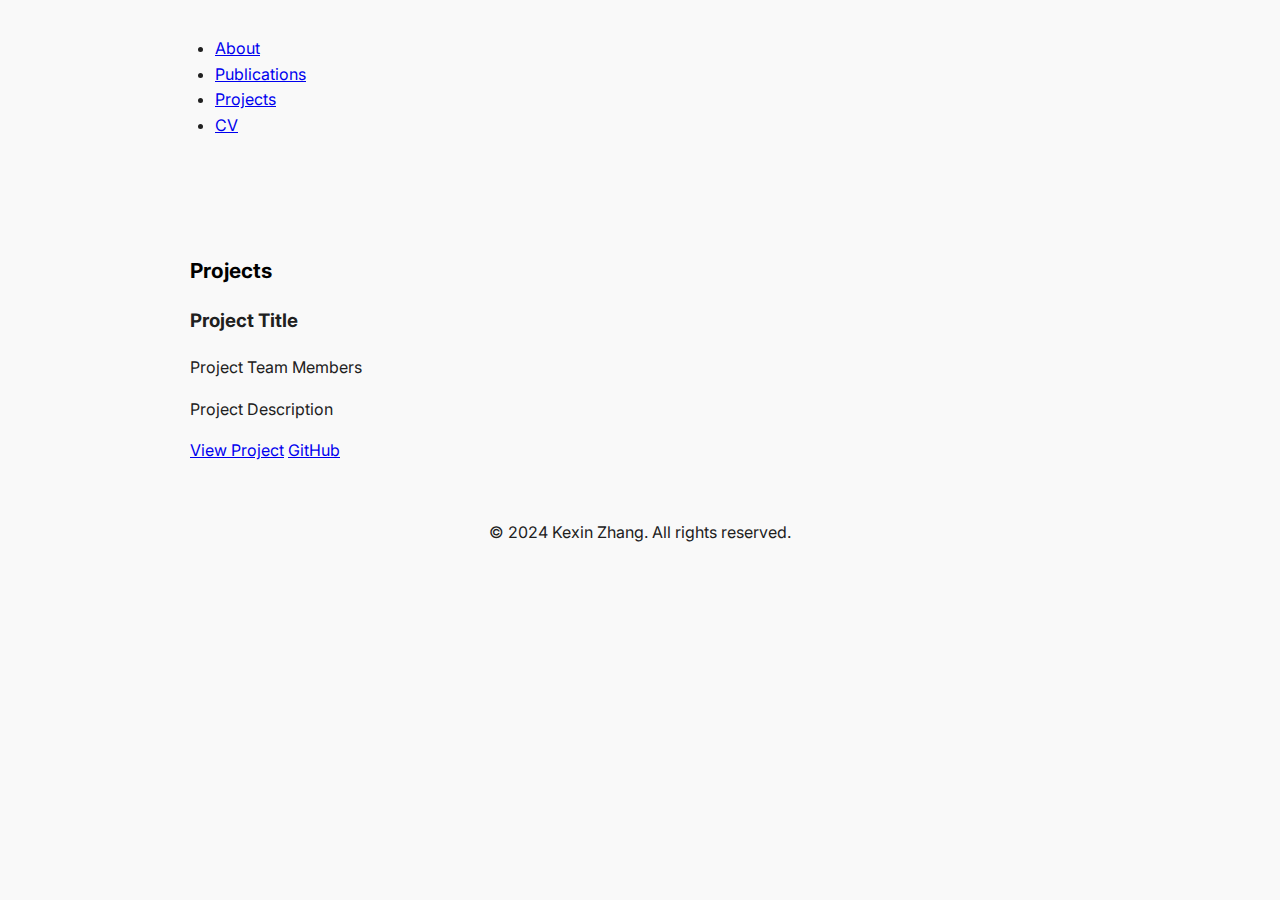
<file: projects.html>
<!DOCTYPE html>
<html lang="en">
<head>
    <meta charset="UTF-8">
    <meta name="viewport" content="width=device-width, initial-scale=1.0">
    <title>Projects - Kexin Zhang</title>
    <!-- Include Font Awesome for icons -->
    <link rel="stylesheet" href="https://cdnjs.cloudflare.com/ajax/libs/font-awesome/5.15.4/css/all.min.css">
    <!-- Include Inter font -->
    <link href="https://fonts.googleapis.com/css2?family=Inter:wght@400;600&display=swap" rel="stylesheet">
    <!-- Link to external CSS -->
    <link rel="stylesheet" href="styles.css">
</head>
<body>
    <header>
        <nav>
            <ul>
                <li><a href="about.html">About</a></li>
                <li><a href="publications.html">Publications</a></li>
                <li><a href="projects.html" class="active">Projects</a></li>
                <li><a href="cv.html">CV</a></li>
            </ul>
        </nav>
    </header>

    <main>
        <section id="projects" class="projects">
            <h2>Projects</h2>
            <!-- Add your projects here -->
            <!-- Example project -->
            <div class="project">
                <div>
                    <div class="project-details">
                        <h3>Project Title</h3>
                        <p class="authors">Project Team Members</p>
                        <p>Project Description</p>
                        <div class="project-buttons">
                            <a href="#">View Project</a>
                            <a href="#">GitHub</a>
                        </div>
                    </div>
                </div>
            </div>
            <!-- Repeat for other projects -->
        </section>
    </main>

    <footer>
        <p>&copy; 2024 Kexin Zhang. All rights reserved.</p>
    </footer>
</body>
</html>
</file>
<file: styles.css>
/* General body styling */
body {
    font-family: 'Inter', 'Helvetica Neue', Arial, sans-serif;
    font-size: 1em;
    font-style: normal;
    font-weight: 400;
    margin: 0;
    padding: 0;
    background-color: #f9f9f9;
    color: #202020;
    line-height: 1.6;
}

/* Header with flexbox for left-align name and right-align links */
/* Header styling */
header {
    display: flex;
    align-items: center;
    justify-content: space-between;
    padding: 20px 10px;
    max-width: 930px;
    margin: auto;
}

/* Brand name styling */
.brand-name {
    font-size: 1.5em;
    font-weight: 600;
    margin: 0;
}

/* Style for the brand name link */
.brand-name a {
    text-decoration: none; /* Remove underline */
    color: #000;           /* Set text color to black */
}

/* Ensure the visited link does not change color */
.brand-name a:visited {
    color: #000;
}

/* Optional: Add a hover effect */
.brand-name a:hover {
    color: #125609;  
}

/* Navigation styling */
nav {
    display: block; /* Example property */
  }

/* Adjusted selector to match your HTML structure */
.nav-links {
    display: flex;
    list-style: none;
    margin: 0;
    padding: 20px;
}

.nav-links li {
    margin-left: 20px;
}

.nav-links li:first-child {
    margin-left: 0;
}

.nav-links li a {
    text-decoration: none;
    color: #040404;
    font-size: 1.2em;
    transition: color 0.3s;
}

.nav-links li a.active {
    color: #000000;
}

.nav-links li a:hover {
    color: #125609;
}

/* Main content styling */
main {
    padding: 20px;
    max-width: 900px;
    margin: auto;
}

/* About me section */
.about-me {
    display: flex;
    align-items: flex-start; /* Ensure alignment at the top */
    padding: 0; /* Remove extra padding */
}

.left-column {
    display: flex;
    flex-direction: column;
    align-items: center;
    width: 200px; /* Set a width for the left column */
}

/* Profile picture styling */
.profile-pic {
    width: 230px;
    height: 300px;
    object-fit: cover;
    margin: 0; /* Remove any default margin */
    padding: 0; /* Remove any default padding */
    margin-top: 20px;
}

/* Contact icons */
.contact-icons {
    display: flex;
    justify-content: center; /* Centers the icons horizontally */
    gap: 15px; /* Adjust gap to control the spacing between icons */
    margin-top: 5px; /* Space between image and icons */
}

/* Individual icon styling */
.contact-icons a {
    font-size: 1.8em; /* Adjust size as needed for larger icons */
    color: #333; /* Set the icon color */
    text-decoration: none;
}

.contact-icons a:hover {
    color: #025609; /* Optional: Change color on hover */
}

.contact-icons a i {
    display: inline-block; /* Ensure icons align properly */
}

/* Styling for the new column text under icons */
.new-column-text {
    margin-top: 10px; /* Space between the icons and the new text */
    text-align: center;
    font-size: 1em;
    color: #000000;
}


/* About me text styling */
.about-me .text {
    flex: 1; /* Allow the text to take up remaining space */
    font-size: 1.05em;
    margin: 0; /* Remove default margin */
    margin-left: 65px; /* Adjust spacing between the image and text */
    padding: 0; /* Remove any padding */
}

.about-me .text a {
    color: black; /* Set the link color to green */
}



/* Selected Publications section */
h2 {
    margin-top: 60px; /* Space between sections */
    font-size: 1.3em;
    font-weight: bold;
    color: #000;
}

/* Publications list styling */
.publications-list {
    margin-top: 10px;
    padding-left: 0px;
    list-style-type: none; /* Remove default bullets */
}

/* Title of the publication */
.pub-title {
    font-weight: bold;
    font-size: 1em;
    display: inline-block; /* Keeps it aligned with the conference name */
}

/* Conference name */
.pub-conference {
    font-style: italic;
    font-size: 1em;
    display: inline-block; /* Keeps the style on the same line if necessary */
    color: #555; /* Slightly lighter text for conference name */
}

/* Authors list */
.pub-authors {
    font-size: 0.95em;
    color: #000000;
    display: block; /* Ensures it appears on its own line */
    margin-top: 5px; /* Small margin between conference and authors */
}

/* Optional: Space between individual publications */
.publications-list li {
    margin-bottom: 20px; /* Add space between each publication */
}

/* Publications and CV sections */
.publications, .cv-section {
    margin-bottom: 40px;
}

.publications h2, .cv-section h2 {
    text-align: left;
    font-weight: 600;
}

/* Publication details */
.publication {
    display: flex;
    align-items: flex-start;
    padding: 20px 0;
    margin-bottom: 20px;
    position: relative;
    min-height: 150px;
    padding-right: 110px;
}

.publication img {
    width: 230px; /* Fixed width */
    height: 130px; /* Fixed height */
    min-width: 250px; /* Ensures the width does not shrink */
    min-height: 150px; /* Ensures the height does not shrink */
    max-width: 250px; /* Prevents the image from expanding beyond this size */
    max-height: 150px; /* Prevents the height from expanding */
    object-fit: cover; /* Ensures the image covers the area without distortion */
    margin-right: 20px;
}

.publication-details {
    flex: 1;
    font-size: 1em;
}

.publication-details h3 {
    margin-top: 0;
    font-weight: 600;
}

.publication-details p {
    margin: 5px 0;
}

.publication-details .authors {
    color: #000000;
}

/* Buttons in publication section */
.publication-buttons {
    display: flex;
    gap: 10px;
    margin-top: 10px;
}

.publication-buttons a {
    text-decoration: none;
    color: #333;
    border: 1px solid #333;
    padding: 5px 10px;
    transition: background-color 0.3s, color 0.3s;
}

.publication-buttons a:hover {
    background-color: #333;
    color: #fff;
}

/* Abstract styling */
.abstract {
    display: none;
    border: 1px dashed #333;
    padding: 10px;
    margin-top: 10px;
    font-size: 0.9em;
}

/* Time-bar for year in publication */
.time-bar {
    font-size: 2em;
    color: #d3d3d3;
    position: absolute;
    right: 10px;
    top: 10%;
    transform: translateY(-50%);
    font-weight: lighter;
    text-align: right;
    white-space: nowrap;
}



/* Footer styling */
footer {
    text-align: center;
    padding: 20px;
}

/* Smooth scrolling effect */
html {
    scroll-behavior: smooth;
}
</file>
